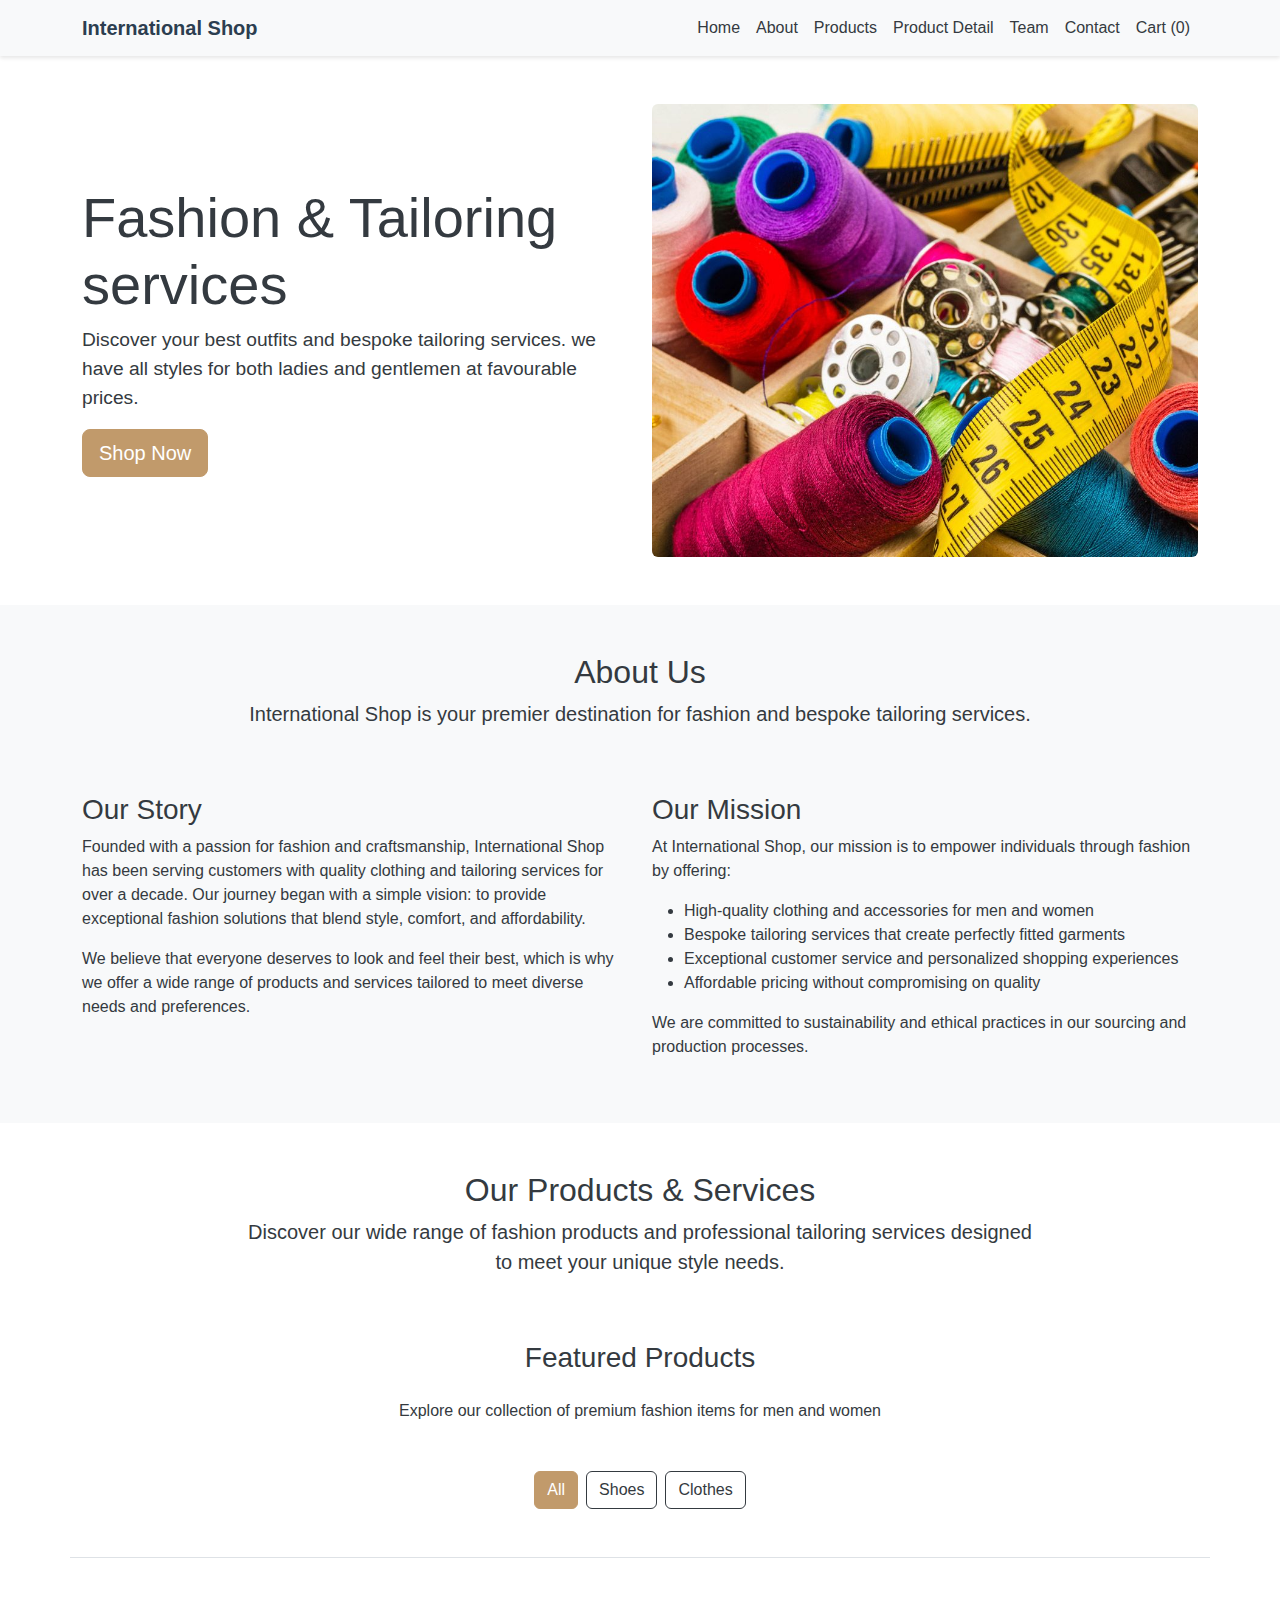
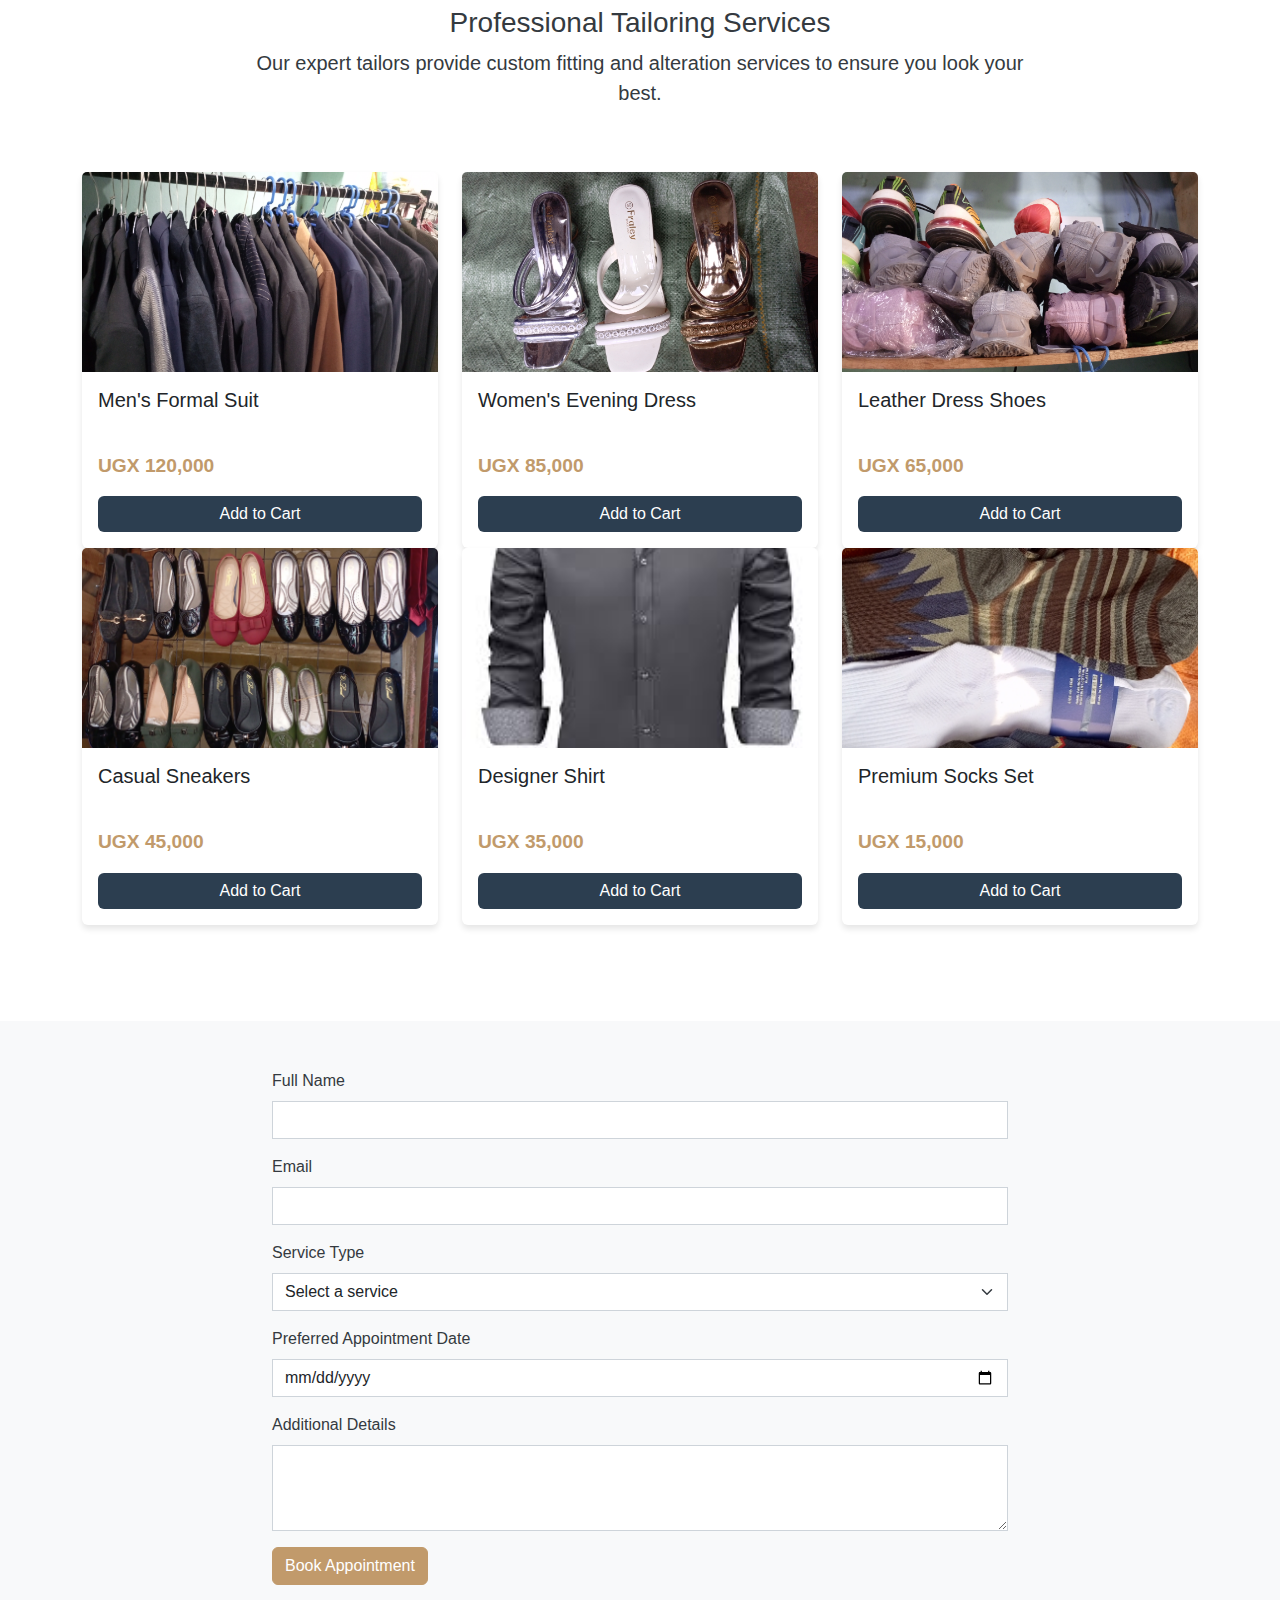
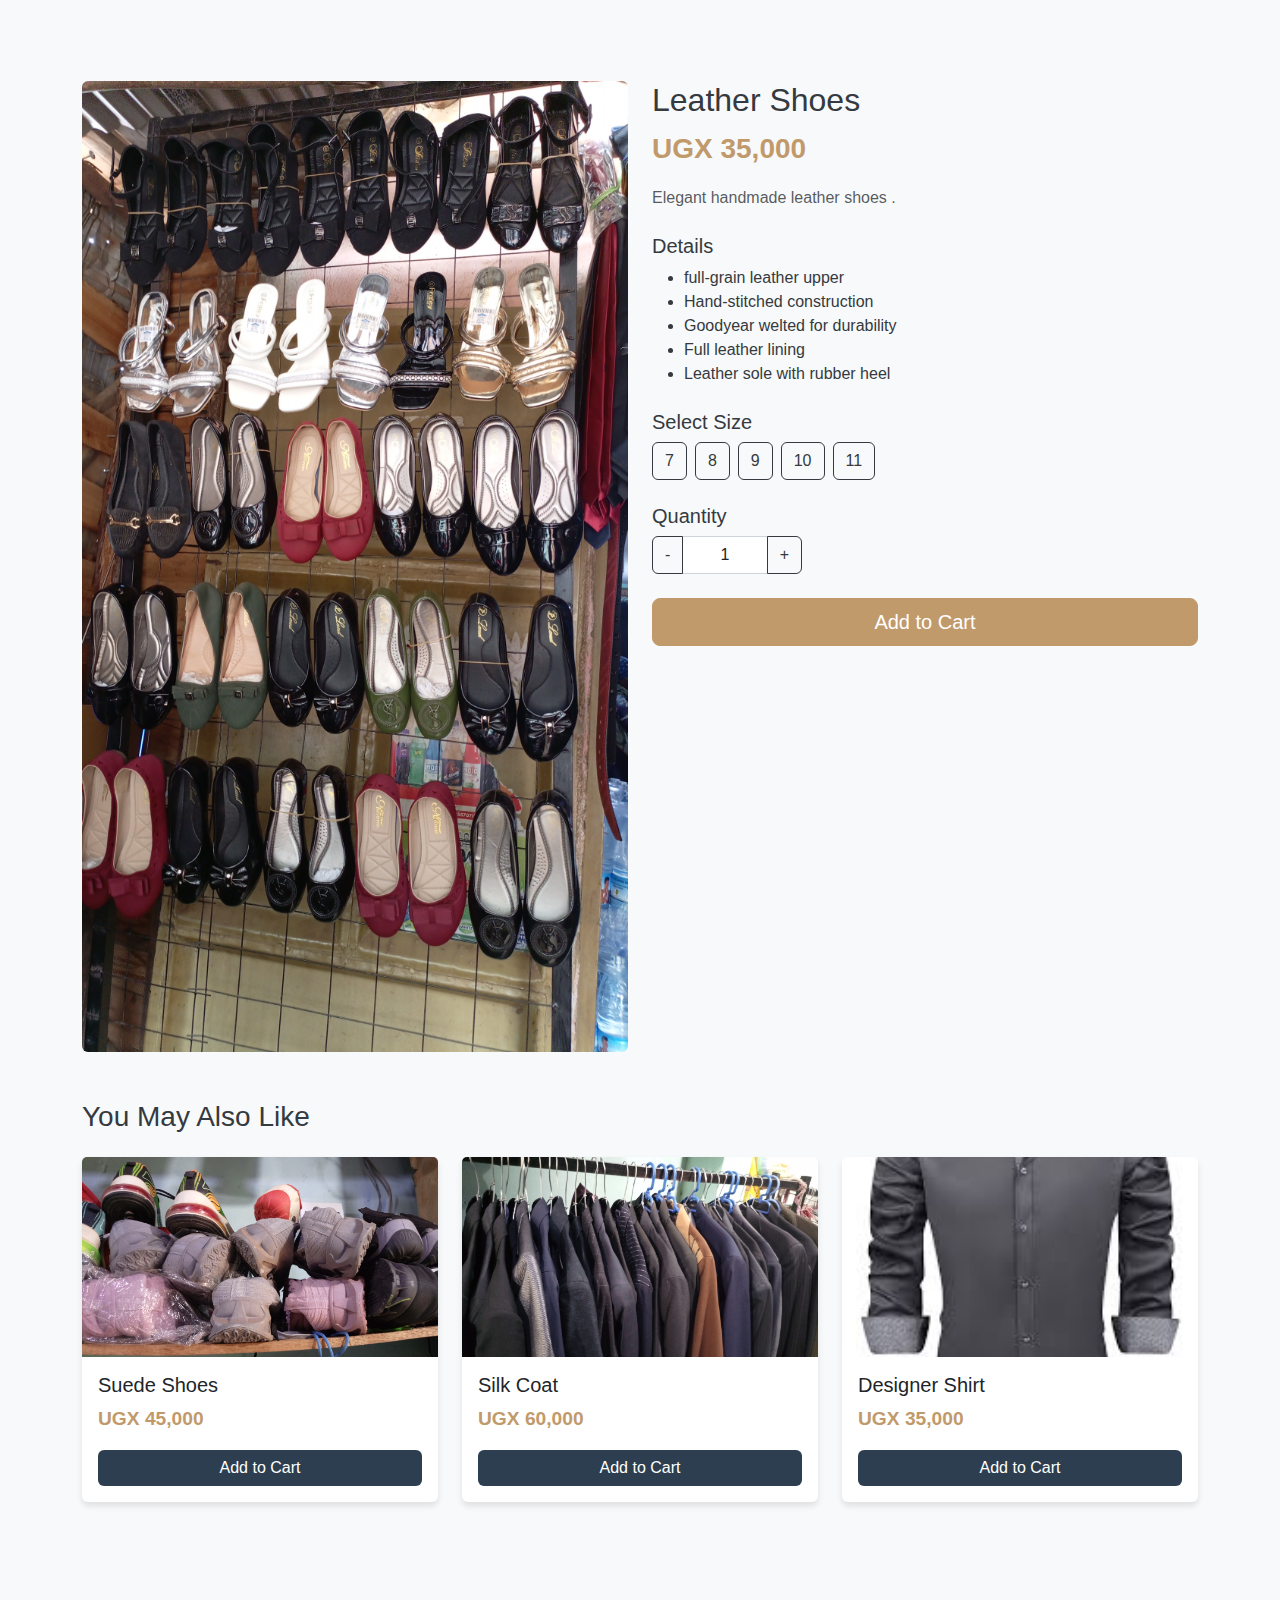
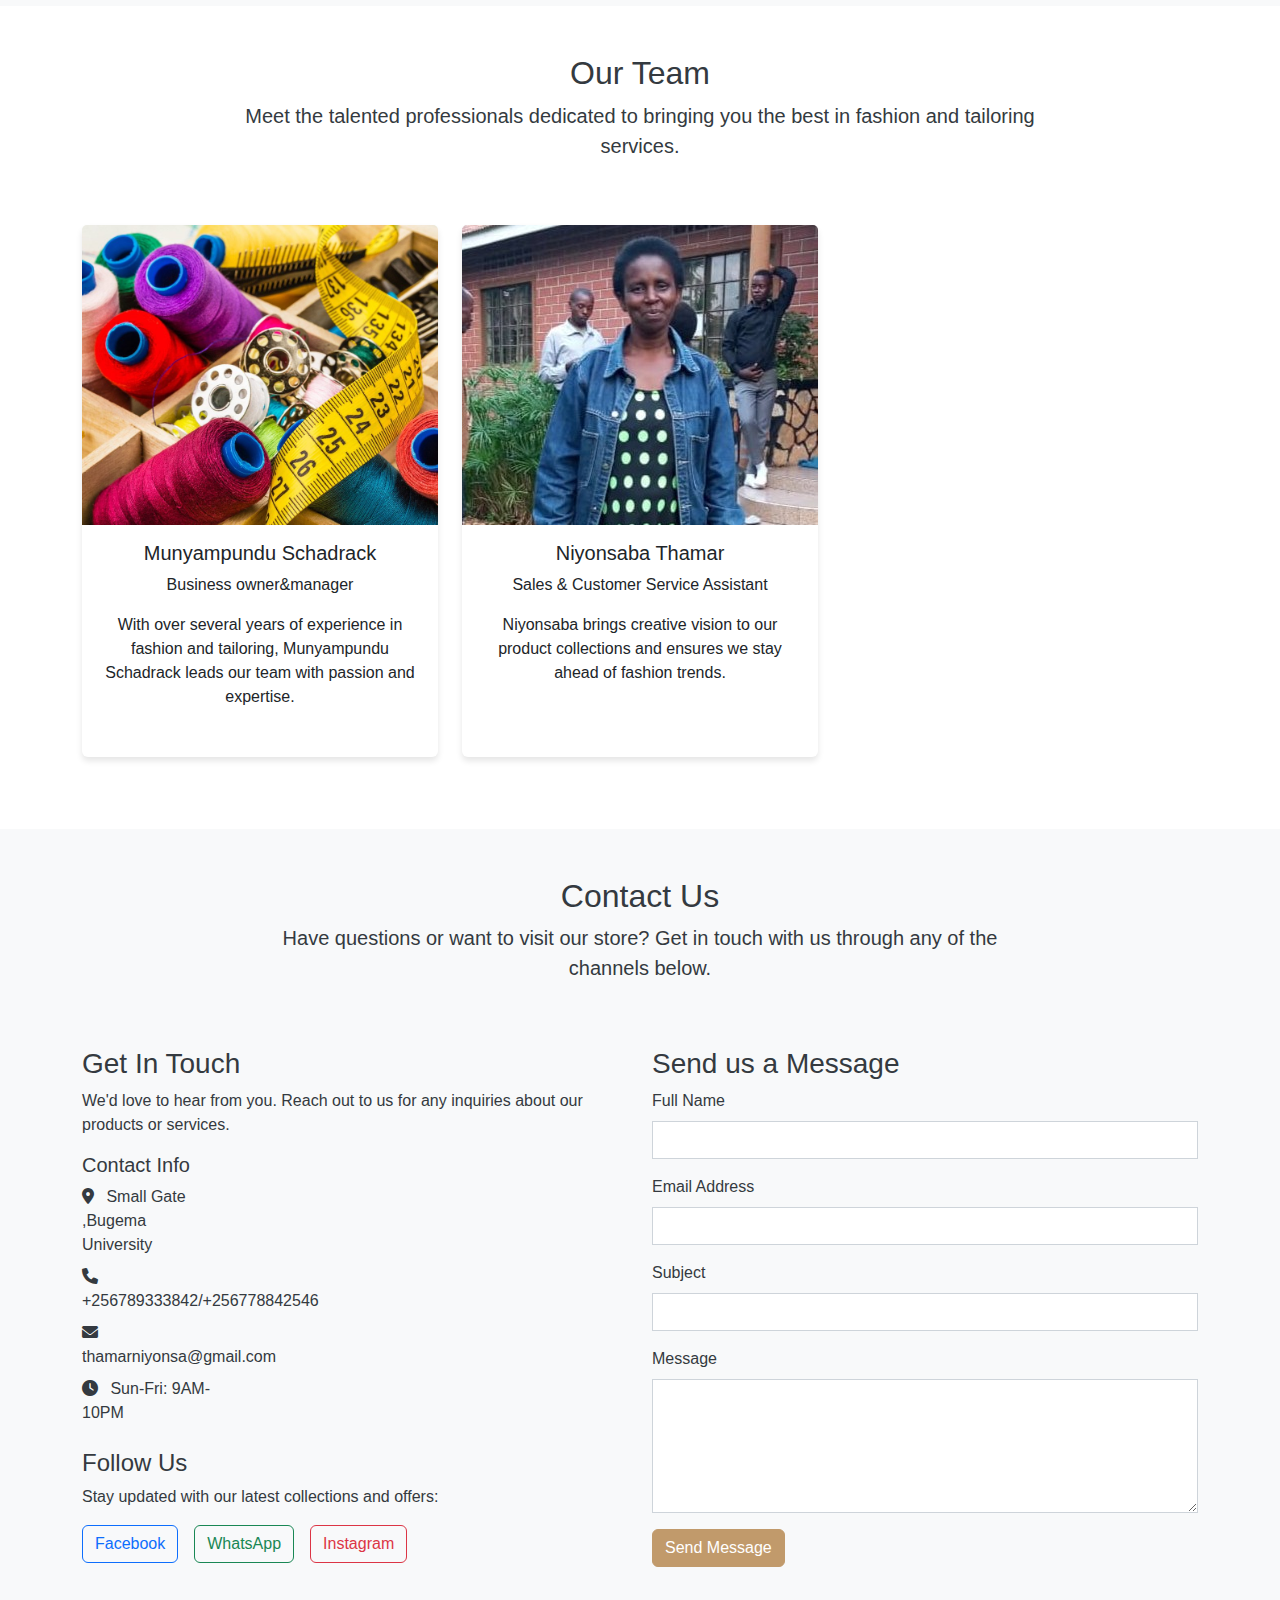
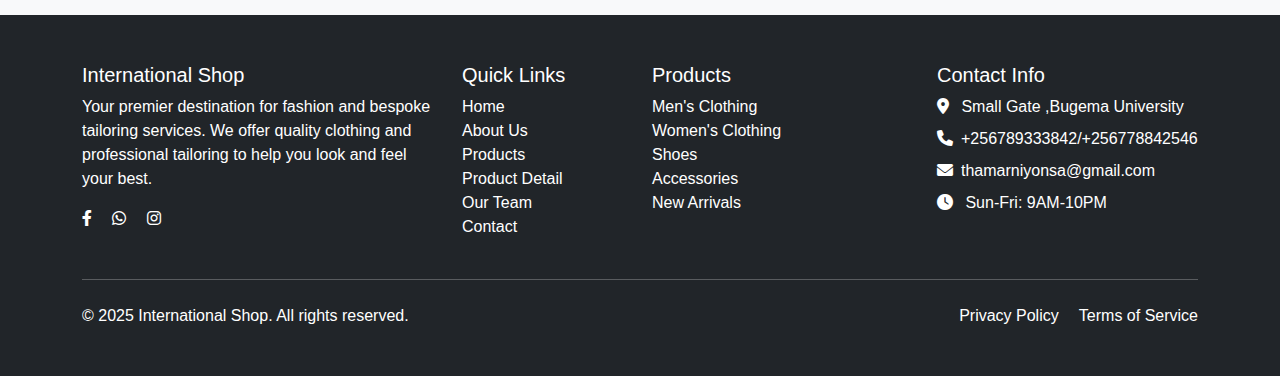
<file: index.html>
<!DOCTYPE html>
<html lang="en">
<head>
    <meta charset="UTF-8">
    <meta name="viewport" content="width=device-width, initial-scale=1.0">
    <title>INTERNATIONAL SHOP</title>
    <!-- Bootstrap 5 CSS -->
    <link href="https://cdn.jsdelivr.net/npm/bootstrap@5.3.0-alpha1/dist/css/bootstrap.min.css" rel="stylesheet">
    <!-- Font Awesome -->
    <link rel="stylesheet" href="https://cdnjs.cloudflare.com/ajax/libs/font-awesome/6.0.0/css/all.min.css">
    <!-- Custom CSS -->
    <link href="styles.css" rel="stylesheet">
</head>
<body>
    <!-- Navigation Bar -->
    <nav class="navbar navbar-expand-lg navbar-light bg-light">
        <div class="container">
            <a class="navbar-brand" href="#">International Shop</a>
            <button class="navbar-toggler" type="button" data-bs-toggle="collapse" data-bs-target="#navbarNav" aria-controls="navbarNav" aria-expanded="false" aria-label="Toggle navigation">
                <span class="navbar-toggler-icon"></span>
            </button>
            <div class="collapse navbar-collapse" id="navbarNav">
                <ul class="navbar-nav ms-auto">
                    <li class="nav-item">
                        <a class="nav-link active" href="#home">Home</a>
                    </li>
                    <li class="nav-item">
                        <a class="nav-link" href="#about">About</a>
                    </li>
                    <li class="nav-item">
                        <a class="nav-link" href="#products">Products</a>
                    </li>
                    <li class="nav-item">
                        <a class="nav-link" href="#product-detail">Product Detail</a>
                    </li>
                    <li class="nav-item">
                        <a class="nav-link" href="#team">Team</a>
                    </li>
                    <li class="nav-item">
                        <a class="nav-link" href="#contact">Contact</a>
                    </li>
                    <li class="nav-item">
                        <a class="nav-link" href="#" id="cartIcon">Cart (<span id="cartCount">0</span>)</a>
                    </li>
                </ul>
            </div>
        </div>
    </nav>

    <!-- Hero Section -->
    <section id="home" class="hero py-5">
        <div class="container">
            <div class="row align-items-center">
                <div class="col-md-6">
                    <h3 class="display-4">Fashion & Tailoring services</h3>
                    <p class="lead">Discover your best outfits and bespoke tailoring services. we have all styles for both ladies and gentlemen at favourable prices.</p>
                    <a href="#products" class="btn btn-primary btn-lg">Shop Now</a>
                </div>
                <div class="col-md-6">
                    <img src="img/Tailor.jpg" alt="Fashion Collection" class="img-fluid rounded">
                </div>
            </div>
        </div>
    </section>

    <!-- About Section -->
    <section id="about" class="py-5 bg-light">
        <div class="container">
            <div class="row">
                <div class="col-12 text-center mb-5">
                    <h2>About Us</h2>
                    <p class="lead mx-auto" style="max-width: 800px;">International Shop is your premier destination for fashion and bespoke tailoring services.</p>
                </div>
            </div>
            <div class="row">
                <div class="col-lg-6 mb-4 mb-lg-0">
                    <h3>Our Story</h3>
                    <p>Founded with a passion for fashion and craftsmanship, International Shop has been serving customers with quality clothing and tailoring services for over a decade. Our journey began with a simple vision: to provide exceptional fashion solutions that blend style, comfort, and affordability.</p>
                    <p>We believe that everyone deserves to look and feel their best, which is why we offer a wide range of products and services tailored to meet diverse needs and preferences.</p>
                </div>
                <div class="col-lg-6">
                    <h3>Our Mission</h3>
                    <p>At International Shop, our mission is to empower individuals through fashion by offering:</p>
                    <ul>
                        <li>High-quality clothing and accessories for men and women</li>
                        <li>Bespoke tailoring services that create perfectly fitted garments</li>
                        <li>Exceptional customer service and personalized shopping experiences</li>
                        <li>Affordable pricing without compromising on quality</li>
                    </ul>
                    <p>We are committed to sustainability and ethical practices in our sourcing and production processes.</p>
                </div>
            </div>
        </div>
    </section>

    <!-- Products/Services -->
    <section id="products" class="py-5">
        <div class="container">
            <div class="row">
                <div class="col-12 text-center mb-5">
                    <h2>Our Products & Services</h2>
                    <p class="lead mx-auto" style="max-width: 800px;">Discover our wide range of fashion products and professional tailoring services designed to meet your unique style needs.</p>
                </div>
            </div>
            
            <div class="row mb-5">
                <div class="col-12">
                    <h3 class="text-center mb-4">Featured Products</h3>
                    <p class="text-center mb-5">Explore our collection of premium fashion items for men and women</p>
            
            <!-- Filter Controls -->
            <div class="row mb-4">
                <div class="col-12">
                    <div class="d-flex justify-content-center flex-wrap gap-2">
                        <button class="btn btn-outline-secondary filter-btn active" data-filter="all">All</button>
                        <button class="btn btn-outline-secondary filter-btn" data-filter="shoes">Shoes</button>
                        <button class="btn btn-outline-secondary filter-btn" data-filter="clothing">Clothes</button>
                    </div>
                </div>
            </div>
            
            <!-- Tailoring Services -->
            <div class="row mt-5 pt-5 border-top">
                <div class="col-12 text-center mb-5">
                    <h3>Professional Tailoring Services</h3>
                    <p class="lead mx-auto" style="max-width: 800px;">Our expert tailors provide custom fitting and alteration services to ensure you look your best.</p>
                </div>
            </div>
            
            <!-- Products Grid -->
            <div class="row" id="productsContainer">
                <!-- Product cards will be dynamically inserted here -->
            </div>
        </div>
    </section>

    <section class="py-5 bg-light">
        <div class="container">
            <div class="row justify-content-center">
                <div class="col-md-8">
                    <form id="tailoringForm">
                        <div class="mb-3">
                            <label for="customerName" class="form-label">Full Name</label>
                            <input type="text" class="form-control" id="customerName" required>
                        </div>
                        <div class="mb-3">
                            <label for="email" class="form-label">Email</label>
                            <input type="email" class="form-control" id="email" required>
                        </div>
                        <div class="mb-3">
                            <label for="serviceType" class="form-label">Service Type</label>
                            <select class="form-select" id="serviceType" required>
                                <option value="">Select a service</option>
                                <option value="suit">Custom Suit</option>
                                <option value="dress">Formal Dress</option>
                                <option value="shirt">Custom Shirt</option>
                                <option value="alteration">Alteration</option>
                            </select>
                        </div>
                        <div class="mb-3">
                            <label for="appointmentDate" class="form-label">Preferred Appointment Date</label>
                            <input type="date" class="form-control" id="appointmentDate" required>
                        </div>
                        <div class="mb-3">
                            <label for="message" class="form-label">Additional Details</label>
                            <textarea class="form-control" id="message" rows="3"></textarea>
                        </div>
                        <button type="submit" class="btn btn-primary">Book Appointment</button>
                    </form>
                </div>
            </div>
        </div>
    </section>
        </div>
    </section>

    <!-- Product Detail Section -->
    <section id="product-detail" class="py-5 bg-light">
        <div class="container">
            <div class="row">
                <!-- Product Image -->
                <div class="col-md-6">
                    <img src="img/shoess.jpg" class="img-fluid rounded" alt="Leather Oxford Shoes" id="detailProductImage">
                </div>
                
                <!-- Product Info -->
                <div class="col-md-6">
                    <h2 id="detailProductName">Leather Shoes</h2>
                    <p class="product-price fs-3" id="detailProductPrice">UGX 35,000</p>
                    <p class="text-muted">Elegant handmade leather shoes .</p>
                    
                    <div class="mt-4">
                        <h5>Details</h5>
                        <ul>
                            <li> full-grain leather upper</li>
                            <li>Hand-stitched construction</li>
                            <li>Goodyear welted for durability</li>
                            <li>Full leather lining</li>
                            <li>Leather sole with rubber heel</li>
                        </ul>
                    </div>
                    
                    <div class="mt-4">
                        <h5>Select Size</h5>
                        <div class="d-flex flex-wrap gap-2 mb-3">
                            <button class="btn btn-outline-secondary size-btn">7</button>
                            <button class="btn btn-outline-secondary size-btn">8</button>
                            <button class="btn btn-outline-secondary size-btn">9</button>
                            <button class="btn btn-outline-secondary size-btn">10</button>
                            <button class="btn btn-outline-secondary size-btn">11</button>
                        </div>
                    </div>
                    
                    <div class="mt-4">
                        <h5>Quantity</h5>
                        <div class="input-group mb-3" style="width: 150px;">
                            <button class="btn btn-outline-secondary" type="button" id="decreaseDetailQty">-</button>
                            <input type="text" class="form-control text-center" value="1" id="detailQuantityInput" readonly aria-label="Quantity">
                            <button class="btn btn-outline-secondary" type="button" id="increaseDetailQty">+</button>
                        </div>
                    </div>
                    
                    <div class="mt-4">
                        <button class="btn btn-primary btn-lg w-100" id="addToCartDetail">Add to Cart</button>
                    </div>
                </div>
            </div>
            
            <!-- Related Products -->
            <div class="row mt-5">
                <div class="col-12">
                    <h3 class="mb-4">You May Also Like</h3>
                </div>
                <div class="col-md-4 col-sm-6 mb-4">
                    <div class="card">
                        <img src="img/shoes.jpg" class="card-img-top" alt="Suede Loafers">
                        <div class="card-body">
                            <h5 class="card-title">Suede Shoes</h5>
                            <p class="product-price">UGX 45,000</p>
                            <button class="btn add-to-cart-btn" data-id="3">Add to Cart</button>
                        </div>
                    </div>
                </div>
                <div class="col-md-4 col-sm-6 mb-4">
                    <div class="card">
                        <img src="img/cots.jpg" class="card-img-top" alt="Silk Blouse">
                        <div class="card-body">
                        <h5 class="card-title">Silk Coat</h5>
                        <p class="product-price">UGX 60,000</p>
                        <button class="btn add-to-cart-btn" data-id="1">Add to Cart</button>
                        </div>
                    </div>
                </div>
                <div class="col-md-4 col-sm-6 mb-4">
                    <div class="card">
                        <img src="img/shirt1.jpeg" class="card-img-top" alt="Cashmere Sweater">
                        <div class="card-body">
                            <h5 class="card-title">Designer Shirt</h5>
                            <p class="product-price">UGX 35,000</p>
                            <button class="btn add-to-cart-btn" data-id="5">Add to Cart</button>
                        </div>
                    </div>
                </div>
            </div>
        </div>
    </section>

    <!-- Team Section -->
    <section id="team" class="py-5">
        <div class="container">
            <div class="row">
                <div class="col-12 text-center mb-5">
                    <h2>Our Team</h2>
                    <p class="lead mx-auto" style="max-width: 800px;">Meet the talented professionals dedicated to bringing you the best in fashion and tailoring services.</p>
                </div>
            </div>
            <div class="row">
                <!-- Team Member 1 -->
                <div class="col-md-4 mb-4">
                    <div class="card h-100 text-center">
                        <img src="img/Tailor.jpg" class="card-img-top" alt="Team Member" style="height: 300px; object-fit: cover;">
                        <div class="card-body">
                            <h5 class="card-title">Munyampundu Schadrack</h5>
                            <p class="card-text">Business owner&manager</p>
                            <p class="card-text">With over several years of experience in fashion and tailoring, Munyampundu Schadrack leads our team with passion and expertise.</p>
                        </div>
                    </div>
                </div>
                
                <!-- Team Member 2 -->
                <div class="col-md-4 mb-4">
                    <div class="card h-100 text-center">
                        <img src="img/Mum.jpg" class="card-img-top" alt="Team Member" style="height: 300px; object-fit: cover;">
                        <div class="card-body">
                            <h5 class="card-title">Niyonsaba Thamar</h5>
                            <p class="card-text">Sales & Customer Service Assistant</p>
                            <p class="card-text">Niyonsaba brings creative vision to our product collections and ensures we stay ahead of fashion trends.</p>
                        </div>
                    </div>
                </div>
            </div>
        </div>
    </section>

    <!-- Contact Section -->
    <section id="contact" class="py-5 bg-light">
        <div class="container">
            <div class="row">
                <div class="col-12 text-center mb-5">
                    <h2>Contact Us</h2>
                    <p class="lead mx-auto" style="max-width: 800px;">Have questions or want to visit our store? Get in touch with us through any of the channels below.</p>
                </div>
            </div>
            <div class="row">
                <div class="col-md-6 mb-4 mb-md-0">
                    <h3>Get In Touch</h3>
                    <p>We'd love to hear from you. Reach out to us for any inquiries about our products or services.</p>
                    
                    <div class="col-md-3">
                    <h5>Contact Info</h5>
                    <ul class="list-unstyled">
                        <li class="mb-2"><i class="fas fa-map-marker-alt me-2"></i> Small Gate ,Bugema University</li>
                        <li class="mb-2"><i class="fas fa-phone me-2"></i>+256789333842/+256778842546</li>
                        <li class="mb-2"><i class="fas fa-envelope me-2"></i>thamarniyonsa@gmail.com</li>
                        <li><i class="fas fa-clock me-2"></i> Sun-Fri: 9AM-10PM</li>
                    </ul>
                </div>
                    
                    <div class="mt-4">
                        <h4>Follow Us</h4>
                        <p>Stay updated with our latest collections and offers:</p>
                        <div class="d-flex gap-3">
                            <a href="#" class="btn btn-outline-primary">Facebook</a>
                            <a href="#" class="btn btn-outline-success">WhatsApp</a>
                            <a href="#" class="btn btn-outline-danger">Instagram</a>
                        </div>
                    </div>
                </div>
                <div class="col-md-6">
                    <h3>Send us a Message</h3>
                    <form id="contactForm">
                        <div class="mb-3">
                            <label for="contactName" class="form-label">Full Name</label>
                            <input type="text" class="form-control" id="contactName" required>
                        </div>
                        <div class="mb-3">
                            <label for="contactEmail" class="form-label">Email Address</label>
                            <input type="email" class="form-control" id="contactEmail" required>
                        </div>
                        <div class="mb-3">
                            <label for="contactSubject" class="form-label">Subject</label>
                            <input type="text" class="form-control" id="contactSubject">
                        </div>
                        <div class="mb-3">
                            <label for="contactMessage" class="form-label">Message</label>
                            <textarea class="form-control" id="contactMessage" rows="5" required></textarea>
                        </div>
                        <button type="submit" class="btn btn-primary">Send Message</button>
                    </form>
                </div>
            </div>
        </div>
    </section>

    <!-- Shopping Cart Modal -->
    <div class="modal fade" id="cartModal" tabindex="-1" aria-labelledby="cartModalLabel" aria-hidden="true">
        <div class="modal-dialog modal-lg">
            <div class="modal-content">
                <div class="modal-header">
                    <h5 class="modal-title" id="cartModalLabel">Your Shopping Cart</h5>
                    <button type="button" class="btn-close" data-bs-dismiss="modal" aria-label="Close"></button>
                </div>
                <div class="modal-body">
                    <div id="cartItems">
                        <!-- Cart items will be dynamically inserted here -->
                        <p id="emptyCartMessage" class="text-center">Your cart is empty</p>
                    </div>
                    <div class="mt-4">
                        <h5>Total: UGX <span id="cartTotal">0</span></h5>
                    </div>
                </div>
                <div class="modal-footer">
                    <button type="button" class="btn btn-secondary" data-bs-dismiss="modal">Continue Shopping</button>
                    <button type="button" class="btn btn-primary" id="checkoutBtn">Checkout</button>
                </div>
            </div>
        </div>
    </div>

    <!-- Footer -->
    <footer class="py-5 bg-dark text-white">
        <div class="container">
            <div class="row">
                <div class="col-md-4 mb-4 mb-md-0">
                    <h5>International Shop</h5>
                    <p>Your premier destination for fashion and bespoke tailoring services. We offer quality clothing and professional tailoring to help you look and feel your best.</p>
                    <div class="mt-3">
                        <a href="#" class="text-white me-3"><i class="fab fa-facebook-f"></i></a>
                        <a href="#" class="text-white me-3"><i class="fab fa-whatsapp"></i></a>
                        <a href="#" class="text-white me-3"><i class="fab fa-instagram"></i></a>

                    </div>
                </div>
                <div class="col-md-2 mb-4 mb-md-0">
                    <h5>Quick Links</h5>
                    <ul class="list-unstyled">
                        <li><a href="#home" class="text-white text-decoration-none">Home</a></li>
                        <li><a href="#about" class="text-white text-decoration-none">About Us</a></li>
                        <li><a href="#products" class="text-white text-decoration-none">Products</a></li>
                        <li><a href="#product-detail" class="text-white text-decoration-none">Product Detail</a></li>
                        <li><a href="#team" class="text-white text-decoration-none">Our Team</a></li>
                        <li><a href="#contact" class="text-white text-decoration-none">Contact</a></li>
                    </ul>
                </div>
                <div class="col-md-3 mb-4 mb-md-0">
                    <h5>Products</h5>
                    <ul class="list-unstyled">
                        <li><a href="#" class="text-white text-decoration-none">Men's Clothing</a></li>
                        <li><a href="#" class="text-white text-decoration-none">Women's Clothing</a></li>
                        <li><a href="#" class="text-white text-decoration-none">Shoes</a></li>
                        <li><a href="#" class="text-white text-decoration-none">Accessories</a></li>
                        <li><a href="#" class="text-white text-decoration-none">New Arrivals</a></li>
                    </ul>
                </div>
                <div class="col-md-3">
                    <h5>Contact Info</h5>
                    <ul class="list-unstyled">
                        <li class="mb-2"><i class="fas fa-map-marker-alt me-2"></i> Small Gate ,Bugema University</li>
                        <li class="mb-2"><i class="fas fa-phone me-2"></i>+256789333842/+256778842546</li>
                        <li class="mb-2"><i class="fas fa-envelope me-2"></i>thamarniyonsa@gmail.com</li>
                        <li><i class="fas fa-clock me-2"></i> Sun-Fri: 9AM-10PM</li>
                    </ul>
                </div>
            </div>
            <hr class="my-4 bg-secondary">
            <div class="row">
                <div class="col-md-6 text-center text-md-start">
                    <p class="mb-0">&copy; 2025 International Shop. All rights reserved.</p>
                </div>
                <div class="col-md-6 text-center text-md-end">
                    <a href="#" class="text-white text-decoration-none me-3">Privacy Policy</a>
                    <a href="#" class="text-white text-decoration-none">Terms of Service</a>
                </div>
            </div>
        </div>
    </footer>

    <!-- Bootstrap JS Bundle with Popper -->
    <script src="https://cdn.jsdelivr.net/npm/bootstrap@5.3.0-alpha1/dist/js/bootstrap.bundle.min.js"></script>
    <!-- Custom JavaScript -->
    <script src="script.js"></script>
</body>
</html>
</file>
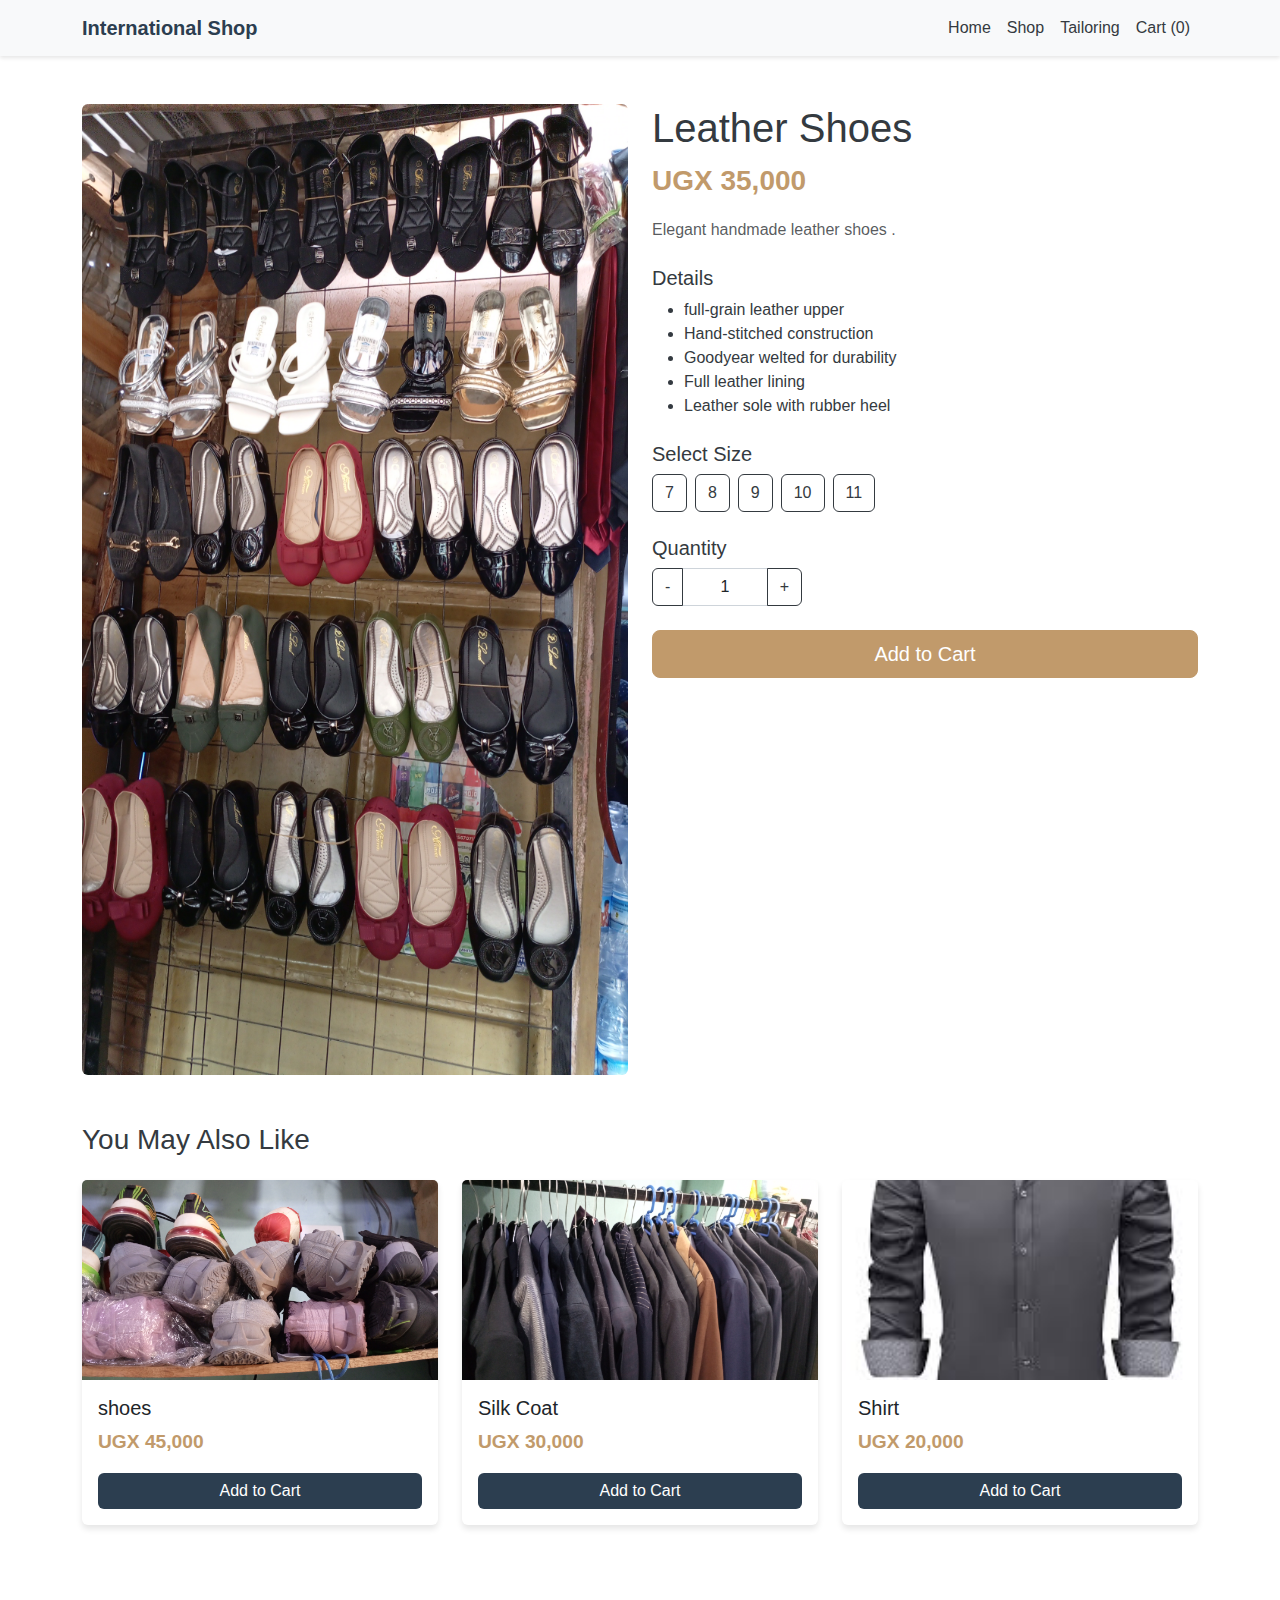
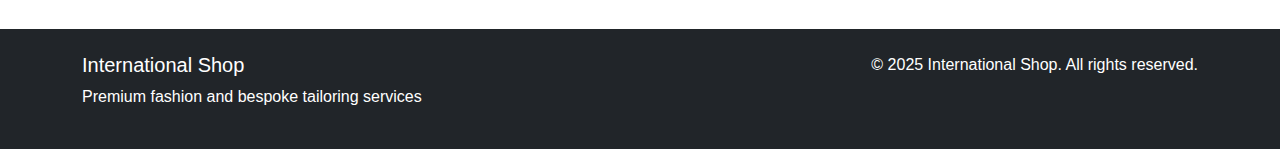
<file: product-detail.html>
<!DOCTYPE html>
<html lang="en">
<head>
    <meta charset="UTF-8">
    <meta name="viewport" content="width=device-width, initial-scale=1.0">
    <title>Product Details -International Shop</title>
    <!-- Bootstrap 5 CSS -->
    <link href="https://cdn.jsdelivr.net/npm/bootstrap@5.3.0-alpha1/dist/css/bootstrap.min.css" rel="stylesheet">
    <!-- Custom CSS -->
    <link href="styles.css" rel="stylesheet">
</head>
<body>
    <!-- Navigation Bar -->
    <nav class="navbar navbar-expand-lg navbar-light bg-light">
        <div class="container">
            <a class="navbar-brand" href="index.html">International Shop</a>
            <button class="navbar-toggler" type="button" data-bs-toggle="collapse" data-bs-target="#navbarNav" aria-controls="navbarNav" aria-expanded="false" aria-label="Toggle navigation">
                <span class="navbar-toggler-icon"></span>
            </button>
            <div class="collapse navbar-collapse" id="navbarNav">
                <ul class="navbar-nav ms-auto">
                    <li class="nav-item">
                        <a class="nav-link" href="index.html">Home</a>
                    </li>
                    <li class="nav-item">
                        <a class="nav-link" href="index.html#shop">Shop</a>
                    </li>
                    <li class="nav-item">
                        <a class="nav-link" href="index.html#tailoring">Tailoring</a>
                    </li>
                    <li class="nav-item">
                        <a class="nav-link" href="#" id="cartIcon">Cart (<span id="cartCount">0</span>)</a>
                    </li>
                </ul>
            </div>
        </div>
    </nav>

    <!-- Product Detail Section -->
    <section class="py-5">
        <div class="container">
            <div class="row">
                <!-- Product Image -->
                <div class="col-md-6">
                    <img src="img/shoess.jpg" class="img-fluid rounded" alt="Leather Oxford Shoes" id="productImage">
                </div>
                
                <!-- Product Info -->
                <div class="col-md-6">
                    <h1 id="productName">Leather Shoes</h1>
                    <p class="product-price fs-3" id="productPrice">UGX 35,000</p>
                    <p class="text-muted">Elegant handmade leather shoes .</p>
                    
                    <div class="mt-4">
                        <h5>Details</h5>
                        <ul>
                            <li> full-grain leather upper</li>
                            <li>Hand-stitched construction</li>
                            <li>Goodyear welted for durability</li>
                            <li>Full leather lining</li>
                            <li>Leather sole with rubber heel</li>
                        </ul>
                    </div>
                    
                    <div class="mt-4">
                        <h5>Select Size</h5>
                        <div class="d-flex flex-wrap gap-2 mb-3">
                            <button class="btn btn-outline-secondary size-btn">7</button>
                            <button class="btn btn-outline-secondary size-btn">8</button>
                            <button class="btn btn-outline-secondary size-btn">9</button>
                            <button class="btn btn-outline-secondary size-btn">10</button>
                            <button class="btn btn-outline-secondary size-btn">11</button>
                        </div>
                    </div>
                    
                    <div class="mt-4">
                        <h5>Quantity</h5>
                        <div class="input-group mb-3" style="width: 150px;">
                            <button class="btn btn-outline-secondary" type="button" id="decreaseQty">-</button>
                            <input type="text" class="form-control text-center" value="1" id="quantityInput" readonly aria-label="Quantity">
                            <button class="btn btn-outline-secondary" type="button" id="increaseQty">+</button>
                        </div>
                    </div>
                    
                    <div class="mt-4">
                        <button class="btn btn-primary btn-lg w-100" id="addToCartDetail">Add to Cart</button>
                    </div>
                </div>
            </div>
            
            <!-- Related Products -->
            <div class="row mt-5">
                <div class="col-12">
                    <h3 class="mb-4">You May Also Like</h3>
                </div>
                <div class="col-md-4 col-sm-6 mb-4">
                    <div class="card">
                        <img src="img/shoes.jpg" class="card-img-top" alt="Suede Loafers">
                        <div class="card-body">
                            <h5 class="card-title">shoes</h5>
                            <p class="product-price">UGX 45,000</p>
                            <button class="btn add-to-cart-btn">Add to Cart</button>
                        </div>
                    </div>
                </div>
                <div class="col-md-4 col-sm-6 mb-4">
                    <div class="card">
                        <img src="img/cots.jpg" class="card-img-top" alt="Silk Blouse">
                        <div class="card-body">
                            <h5 class="card-title">Silk Coat</h5>
                            <p class="product-price">UGX 30,000</p>
                            <button class="btn add-to-cart-btn">Add to Cart</button>
                        </div>
                    </div>
                </div>
                <div class="col-md-4 col-sm-6 mb-4">
                    <div class="card">
                        <img src="img/shirt1.jpeg" class="card-img-top" alt="Cashmere Sweater">
                        <div class="card-body">
                            <h5 class="card-title">Shirt</h5>
                            <p class="product-price">UGX 20,000</p>
                            <button class="btn add-to-cart-btn">Add to Cart</button>
                        </div>
                    </div>
                </div>
            </div>
        </div>
    </section>

    <!-- Shopping Cart Modal -->
    <div class="modal fade" id="cartModal" tabindex="-1" aria-labelledby="cartModalLabel" aria-hidden="true">
        <div class="modal-dialog modal-lg">
            <div class="modal-content">
                <div class="modal-header">
                    <h5 class="modal-title" id="cartModalLabel">Your Shopping Cart</h5>
                    <button type="button" class="btn-close" data-bs-dismiss="modal" aria-label="Close"></button>
                </div>
                <div class="modal-body">
                    <div id="cartItems">
                        <!-- Cart items will be dynamically inserted here -->
                        <p id="emptyCartMessage" class="text-center">Your cart is empty</p>
                    </div>
                    <div class="mt-4">
                        <h5>Total: UGX <span id="cartTotal">0</span></h5>
                    </div>
                </div>
                <div class="modal-footer">
                    <button type="button" class="btn btn-secondary" data-bs-dismiss="modal">Continue Shopping</button>
                    <button type="button" class="btn btn-primary" id="checkoutBtn">Checkout</button>
                </div>
            </div>
        </div>
    </div>

    <!-- Footer -->
    <footer class="py-4 bg-dark text-white">
        <div class="container">
            <div class="row">
                <div class="col-md-6">
                    <h5>International Shop</h5>
                    <p>Premium fashion and bespoke tailoring services</p>
                </div>
                <div class="col-md-6 text-md-end">
                    <p>&copy; 2025 International Shop. All rights reserved.</p>
                </div>
            </div>
        </div>
    </footer>

    <!-- Bootstrap JS Bundle with Popper -->
    <script src="https://cdn.jsdelivr.net/npm/bootstrap@5.3.0-alpha1/dist/js/bootstrap.bundle.min.js"></script>
    <!-- Custom JavaScript -->
    <script src="script.js"></script>
    <script>
        // Product detail specific JavaScript
        document.addEventListener('DOMContentLoaded', function() {
            // Size selection
            const sizeButtons = document.querySelectorAll('.size-btn');
            sizeButtons.forEach(button => {
                button.addEventListener('click', function() {
                    sizeButtons.forEach(btn => btn.classList.remove('active'));
                    this.classList.add('active');
                });
            });
            
            // Quantity control
            const quantityInput = document.getElementById('quantityInput');
            const decreaseBtn = document.getElementById('decreaseQty');
            const increaseBtn = document.getElementById('increaseQty');
            
            decreaseBtn.addEventListener('click', function() {
                let qty = parseInt(quantityInput.value);
                if (qty > 1) {
                    quantityInput.value = qty - 1;
                }
            });
            
            increaseBtn.addEventListener('click', function() {
                let qty = parseInt(quantityInput.value);
                quantityInput.value = qty + 1;
            });
            
            // Add to cart from detail page
            document.getElementById('addToCartDetail').addEventListener('click', function() {
                // In a real app, this would add the specific product with selected size and quantity
                alert('Product added to cart!');
            });
        });
    </script>
</body>
</html>
</file>
<file: styles.css>
/* Custom CSS for Elegant Fashion Shop */

:root {
  --primary-color: #2c3e50;
  --accent-color: #c19a6b;
  --light-color: #f8f9fa;
  --dark-color: #343a40;
}

body {
  font-family: 'Segoe UI', Tahoma, Geneva, Verdana, sans-serif;
  color: var(--dark-color);
  background-color: #fff;
}

/* Navigation */
.navbar {
  box-shadow: 0 2px 4px rgba(0,0,0,.1);
}

.navbar-brand {
  font-weight: bold;
  color: var(--primary-color) !important;
}

.nav-link {
  color: var(--dark-color) !important;
  transition: color 0.3s ease;
}

.nav-link:hover {
  color: var(--accent-color) !important;
}

/* Hero Section */
.hero {
  background: linear-gradient(rgba(255, 255, 255, 0.9), rgba(255, 255, 255, 0.9)), url('https://images.unsplash.com/photo-1496747611176-843222e1e57c?ixlib=rb-4.0.3&ixid=M3wxMjA3fDB8MHxwaG90by1wYWdlfHx8fGVufDB8fHx8fA%3D%3D&auto=format&fit=crop&w=1173&q=80');
  background-size: cover;
  background-position: center;
}

.hero h1 {
  color: var(--primary-color);
  font-weight: 700;
}

.hero p {
  color: var(--dark-color);
  font-size: 1.2rem;
}

/* Buttons */
.btn-primary {
  background-color: var(--accent-color);
  border-color: var(--accent-color);
  color: white;
}

.btn-primary:hover {
  background-color: #a9825a;
  border-color: #a9825a;
}

.btn-outline-secondary {
  color: var(--dark-color);
  border-color: var(--dark-color);
}

.btn-outline-secondary:hover {
  background-color: var(--accent-color);
  border-color: var(--accent-color);
  color: white;
}

.filter-btn.active {
  background-color: var(--accent-color);
  border-color: var(--accent-color);
  color: white;
}

/* Product Cards */
.card {
  border: none;
  box-shadow: 0 4px 6px rgba(0,0,0,.1);
  transition: transform 0.3s ease, box-shadow 0.3s ease;
  margin-bottom: 2rem;
}

.card:hover {
  transform: translateY(-5px);
  box-shadow: 0 6px 12px rgba(0,0,0,.15);
}

.card-img-top {
  height: 200px;
  object-fit: cover;
}

.product-price {
  color: var(--accent-color);
  font-weight: bold;
  font-size: 1.2rem;
}

.add-to-cart-btn {
  background-color: var(--primary-color);
  border: none;
  color: white;
  width: 100%;
}

.add-to-cart-btn:hover {
  background-color: var(--accent-color);
}

/* Forms */
.form-control, .form-select {
  border-radius: 0;
  border: 1px solid #ced4da;
}

.form-control:focus, .form-select:focus {
  border-color: var(--accent-color);
  box-shadow: 0 0 0 0.2rem rgba(193, 154, 107, 0.25);
}

/* Cart Modal */
.modal-content {
  border-radius: 0;
}

.cart-item {
  border-bottom: 1px solid #eee;
  padding-bottom: 1rem;
  margin-bottom: 1rem;
}

.cart-item:last-child {
  border-bottom: none;
}

.remove-item {
  color: #dc3545;
  cursor: pointer;
}

.remove-item:hover {
  color: #bd2130;
}

.quantity-input {
  width: 60px;
  text-align: center;
}

/* Footer */
footer {
  background-color: var(--primary-color) !important;
}

/* Responsive Adjustments */
@media (max-width: 768px) {
  .hero h1 {
    font-size: 2rem;
  }
  
  .card-img-top {
    height: 150px;
  }
}
</file>
